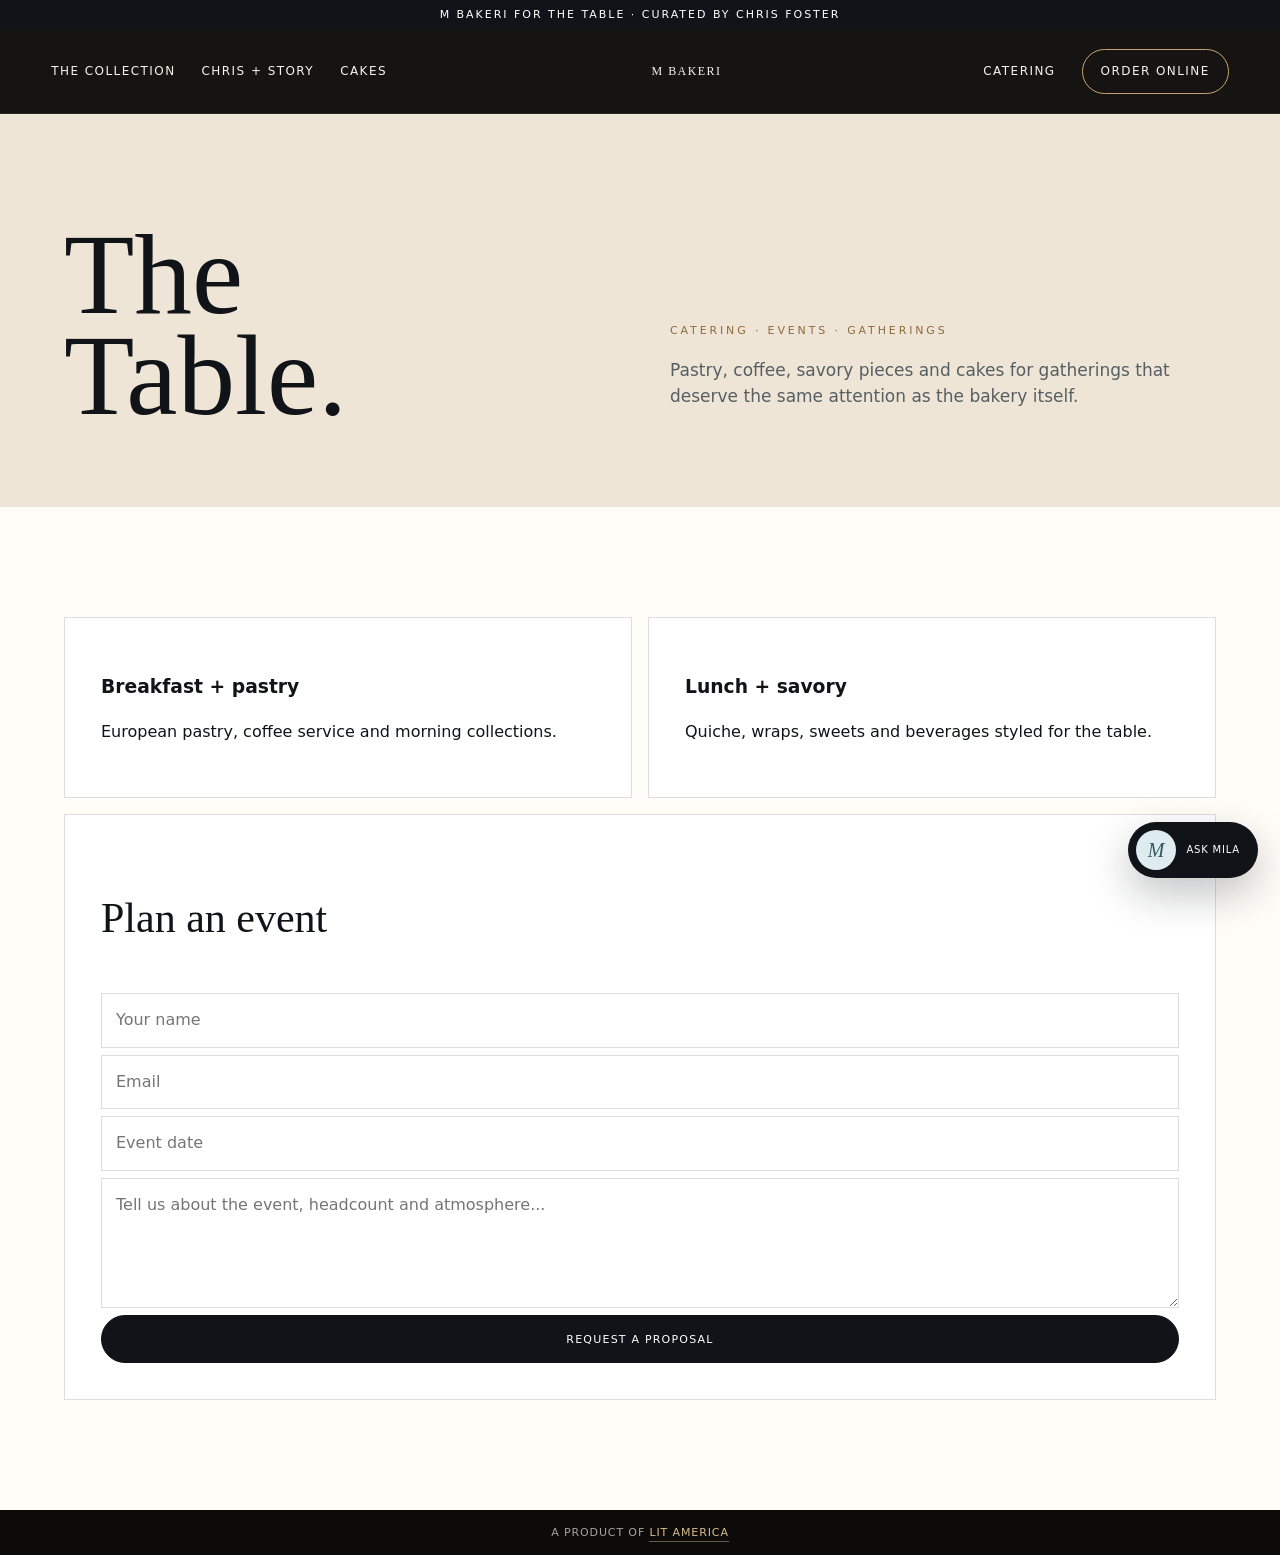
<file: catering.html>
<!doctype html><html lang="en"><head><meta charset="utf-8"><meta name="viewport" content="width=device-width,initial-scale=1"><title>Catering — M Bakeri</title><link rel="stylesheet" href="assets/style.css"></head><body><div class="topline">M Bakeri for the table · Curated by Chris Foster</div><nav class="nav runway-nav"><div class="nav-left"><a href="menu.html">The Collection</a><a href="story.html">Chris + Story</a><a href="cakes.html">Cakes</a></div><a class="brand" href="index.html">M BAKERI</a><div class="nav-right"><a href="catering.html">Catering</a><a class="order-btn" href="order.html">Order Online</a></div></nav><header class="page-hero runway-page-hero"><h1>The<br>Table.</h1><div><div class="eyebrow">Catering · events · gatherings</div><p>Pastry, coffee, savory pieces and cakes for gatherings that deserve the same attention as the bakery itself.</p></div></header><section class="section"><div class="form-grid"><div class="panel"><h3>Breakfast + pastry</h3><p>European pastry, coffee service and morning collections.</p></div><div class="panel"><h3>Lunch + savory</h3><p>Quiche, wraps, sweets and beverages styled for the table.</p></div><div class="panel field full"><h2 style="font-family:var(--serif);font-size:42px;font-weight:400">Plan an event</h2><input placeholder="Your name"><input placeholder="Email"><input placeholder="Event date"><textarea placeholder="Tell us about the event, headcount and atmosphere..."></textarea><button class="btn dark">Request a proposal</button></div></div></section><script src="assets/app.js"></script><div class="lit-credit">A product of <a href="https://www.litamerica.net/" target="_blank" rel="noopener noreferrer" class="lit-signature">LIT America</a></div></body></html>
</file>
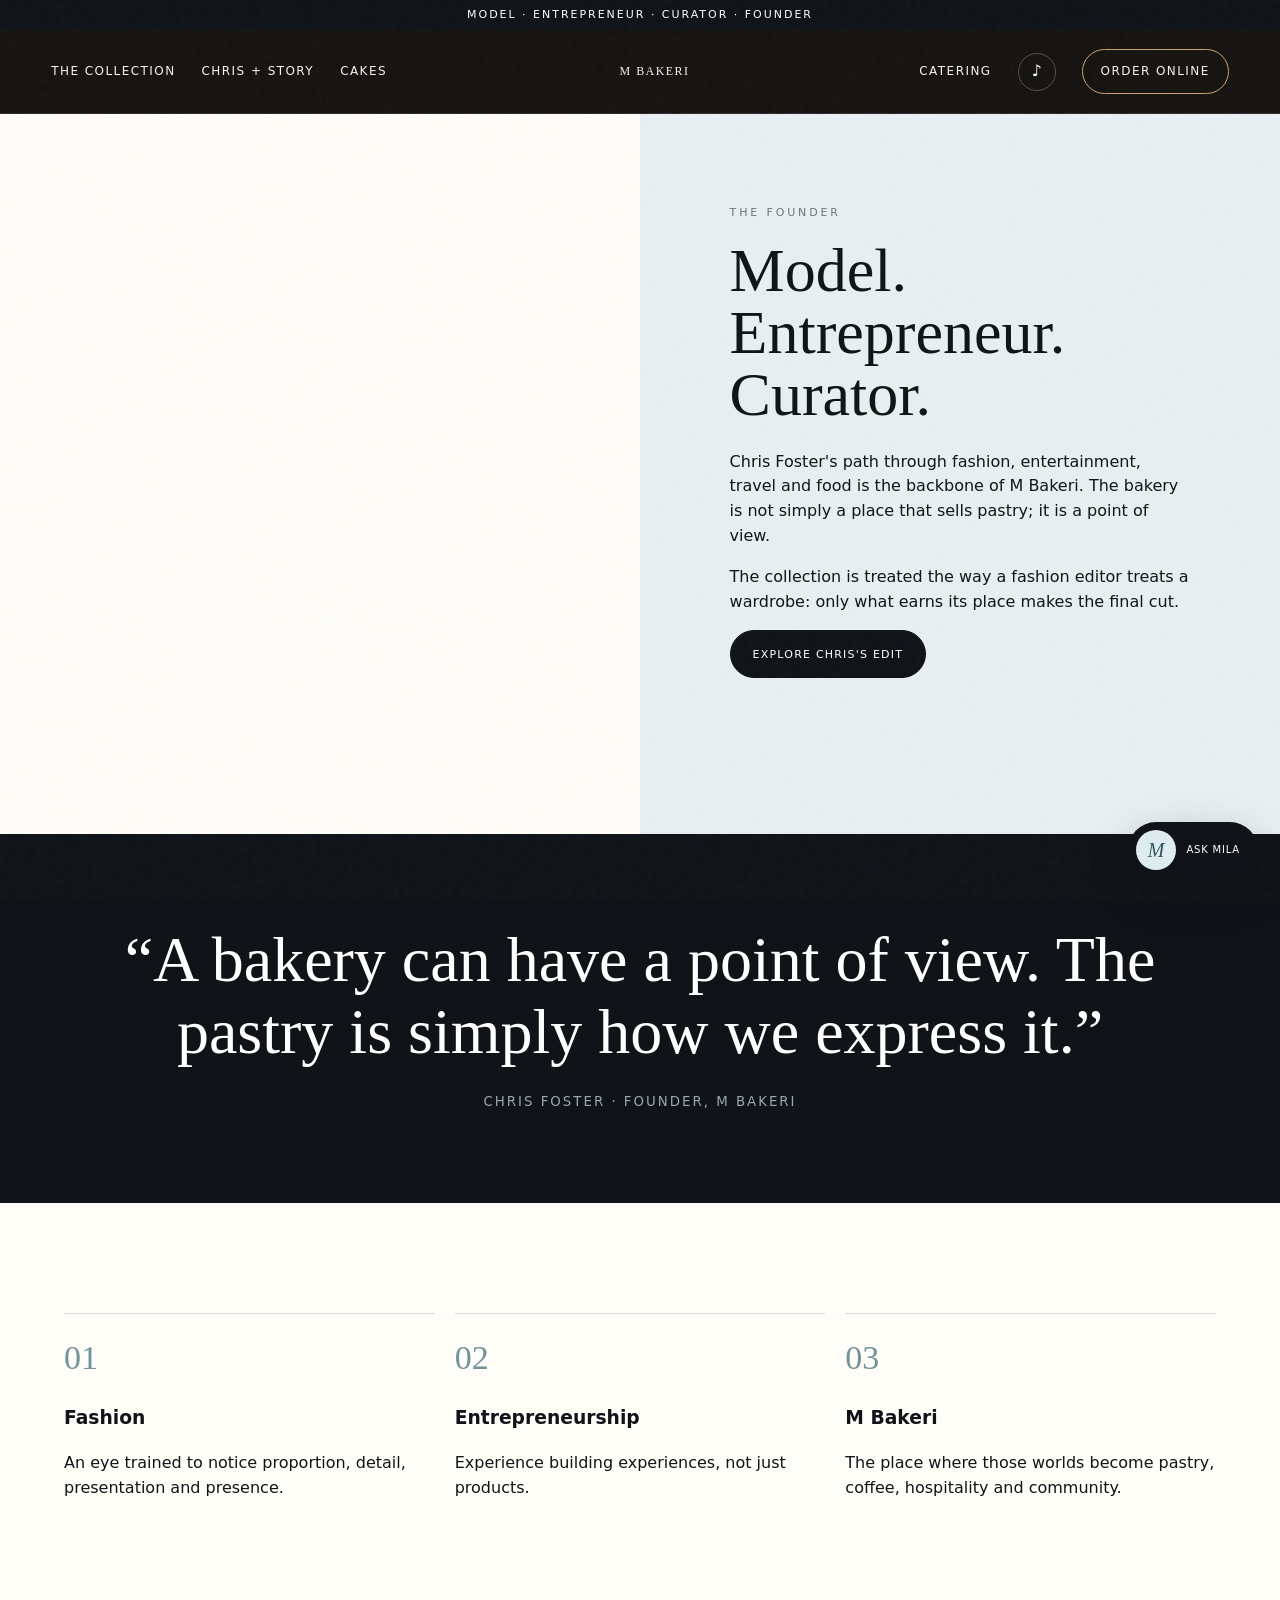
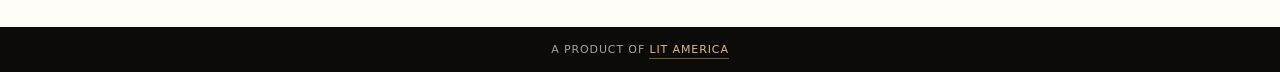
<file: story.html>
<!doctype html><html lang="en"><head><meta charset="utf-8"><meta name="viewport" content="width=device-width,initial-scale=1"><title>Chris Foster — M Bakeri</title><link rel="stylesheet" href="assets/style.css"></head><body><div class="topline">Model · Entrepreneur · Curator · Founder</div><nav class="nav runway-nav"><div class="nav-left"><a href="menu.html">The Collection</a><a href="story.html">Chris + Story</a><a href="cakes.html">Cakes</a></div><a class="brand" href="index.html">M BAKERI</a><div class="nav-right"><a href="catering.html">Catering</a><button class="sound">♪</button><a class="order-btn" href="order.html">Order Online</a></div></nav><div class="noise"></div>
<section class="storypage"><div class="photo" style="background-image:url('https://img.youtube.com/vi/9i8TGOQg-Jk/maxresdefault.jpg')"></div><div class="copy"><div class="eyebrow">The founder</div><h2>Model.<br>Entrepreneur.<br>Curator.</h2><p>Chris Foster's path through fashion, entertainment, travel and food is the backbone of M Bakeri. The bakery is not simply a place that sells pastry; it is a point of view.</p><p>The collection is treated the way a fashion editor treats a wardrobe: only what earns its place makes the final cut.</p><a class="btn dark" href="menu.html">Explore Chris's Edit</a></div></section>
<section class="quote-wall"><p>“A bakery can have a point of view. The pastry is simply how we express it.”</p><small>Chris Foster · Founder, M Bakeri</small></section>
<section class="section"><div class="timeline"><div class="t"><div class="year">01</div><h3>Fashion</h3><p>An eye trained to notice proportion, detail, presentation and presence.</p></div><div class="t"><div class="year">02</div><h3>Entrepreneurship</h3><p>Experience building experiences, not just products.</p></div><div class="t"><div class="year">03</div><h3>M Bakeri</h3><p>The place where those worlds become pastry, coffee, hospitality and community.</p></div></div></section><script src="assets/app.js"></script><div class="lit-credit">A product of <a href="https://www.litamerica.net/" target="_blank" rel="noopener noreferrer" class="lit-signature">LIT America</a></div></body></html>
</file>
<file: assets/style.css>
:root{
  --ink:#101418;--ink2:#263039;--cream:#f7f2e9;--paper:#fffdf8;--blue:#a9c9d0;--blue2:#dfecef;
  --gold:#b7955d;--line:rgba(16,20,24,.14);--shadow:0 20px 70px rgba(32,37,40,.12);
  --serif: Georgia,'Times New Roman',serif;--sans: Inter, ui-sans-serif, system-ui, -apple-system, Segoe UI, Arial, sans-serif;
}
*{box-sizing:border-box} html{scroll-behavior:smooth} body{margin:0;background:var(--paper);color:var(--ink);font-family:var(--sans);line-height:1.55} body.lock{overflow:hidden}
a{color:inherit;text-decoration:none} button,input,select,textarea{font:inherit} img{max-width:100%;display:block}
.noise{position:fixed;inset:0;pointer-events:none;opacity:.035;z-index:80;background-image:url("data:image/svg+xml,%3Csvg viewBox='0 0 180 180' xmlns='http://www.w3.org/2000/svg'%3E%3Cfilter id='n'%3E%3CfeTurbulence type='fractalNoise' baseFrequency='.8' numOctaves='2' stitchTiles='stitch'/%3E%3C/filter%3E%3Crect width='100%25' height='100%25' filter='url(%23n)' opacity='.7'/%3E%3C/svg%3E")}
.topline{height:30px;background:var(--ink);color:#fff;display:flex;align-items:center;justify-content:center;font-size:11px;letter-spacing:.18em;text-transform:uppercase;position:relative;z-index:50}
.nav{height:84px;display:flex;align-items:center;justify-content:space-between;padding:0 4vw;border-bottom:1px solid var(--line);background:rgba(255,253,248,.94);backdrop-filter:blur(16px);position:sticky;top:0;z-index:40}.nav-left,.nav-right{display:flex;align-items:center;gap:26px}.nav a{font-size:12px;letter-spacing:.12em;text-transform:uppercase}.nav a:hover{opacity:.55}.brand{font-family:var(--serif);font-size:31px;letter-spacing:.23em;margin-left:.23em}.nav .order-btn{padding:12px 18px;background:var(--ink);color:#fff;border-radius:999px}.sound{width:38px;height:38px;border:1px solid var(--line);border-radius:50%;background:transparent;display:grid;place-items:center;cursor:pointer}
.hamb{display:none;border:0;background:transparent;font-size:24px}.mobile-menu{display:none}
.entry{position:fixed;inset:0;background:#0d1114;color:#fff;z-index:1000;display:grid;place-items:center;transition:.8s ease}.entry.hide{opacity:0;visibility:hidden;transform:scale(1.015)}.entry-inner{text-align:center;max-width:760px;padding:40px}.entry-kicker{letter-spacing:.3em;text-transform:uppercase;font-size:11px;color:#c8dfe4}.entry-logo{font-family:var(--serif);font-size:clamp(60px,10vw,138px);letter-spacing:.18em;margin:.15em 0 .12em}.entry-copy{font-family:var(--serif);font-style:italic;font-size:clamp(22px,3vw,34px);color:#e6e1d7;margin-bottom:40px}.entry-actions{display:flex;justify-content:center;gap:12px;flex-wrap:wrap}.entry-actions button{padding:14px 22px;border-radius:999px;border:1px solid rgba(255,255,255,.35);background:transparent;color:#fff;letter-spacing:.12em;text-transform:uppercase;font-size:11px;cursor:pointer}.entry-actions .primary{background:#fff;color:#0d1114;border-color:#fff}.entry-note{opacity:.55;font-size:11px;margin-top:18px}
.hero{min-height:calc(100vh - 114px);position:relative;display:grid;grid-template-columns:1.12fr .88fr;overflow:hidden;background:#e8eef0}.hero-image{position:relative;min-height:720px}.hero-image img{width:100%;height:100%;object-fit:cover}.hero-image:after{content:'';position:absolute;inset:0;background:linear-gradient(90deg,rgba(0,0,0,.12),transparent 45%)}.hero-copy{padding:8vw 6vw;display:flex;flex-direction:column;justify-content:center;background:var(--cream)}.eyebrow{font-size:11px;letter-spacing:.26em;text-transform:uppercase;color:#6c777c;margin-bottom:18px}.hero h1,.display{font-family:var(--serif);font-weight:400;line-height:.93;letter-spacing:-.035em}.hero h1{font-size:clamp(64px,7vw,120px);margin:0 0 30px}.hero h1 em{font-weight:400;color:#587983}.hero p{max-width:560px;font-size:17px;color:#4f5659}.hero-actions{display:flex;gap:12px;margin-top:28px;flex-wrap:wrap}.btn{display:inline-flex;align-items:center;justify-content:center;min-height:48px;padding:0 22px;border:1px solid var(--ink);border-radius:999px;text-transform:uppercase;letter-spacing:.11em;font-size:11px;transition:.25s;cursor:pointer;background:transparent}.btn.dark{background:var(--ink);color:#fff}.btn:hover{transform:translateY(-2px);box-shadow:0 10px 28px rgba(0,0,0,.1)}.vertical-note{position:absolute;left:18px;bottom:25px;color:#fff;writing-mode:vertical-rl;text-transform:uppercase;letter-spacing:.2em;font-size:10px}
.marquee{overflow:hidden;border-top:1px solid var(--line);border-bottom:1px solid var(--line);background:#fff;height:58px;display:flex;align-items:center}.marquee-track{white-space:nowrap;display:flex;gap:44px;animation:marq 25s linear infinite;font-family:var(--serif);font-style:italic;font-size:18px}.marquee-track span:after{content:'✦';margin-left:44px;color:var(--gold)}@keyframes marq{to{transform:translateX(-50%)}}
.section{padding:110px 5vw}.section.tight{padding:80px 5vw}.section-head{display:grid;grid-template-columns:.55fr 1.45fr;gap:60px;align-items:end;margin-bottom:56px}.section-head h2{font-family:var(--serif);font-size:clamp(48px,6vw,92px);line-height:.95;font-weight:400;margin:0}.section-head p{font-size:16px;color:#596065;max-width:620px}.accent{color:#7297a1}.rule{height:1px;background:var(--line)}
.feature-grid{display:grid;grid-template-columns:1.2fr .8fr;gap:20px}.feature-large,.feature-small{position:relative;overflow:hidden;background:#ddd}.feature-large{min-height:660px}.feature-small{min-height:320px}.feature-stack{display:grid;gap:20px}.feature-grid img{width:100%;height:100%;object-fit:cover;transition:transform .9s cubic-bezier(.2,.7,.2,1)}.feature-grid a:hover img{transform:scale(1.035)}.feature-label{position:absolute;left:22px;right:22px;bottom:22px;background:rgba(255,253,248,.9);backdrop-filter:blur(10px);padding:18px 20px;display:flex;justify-content:space-between;align-items:flex-end;gap:14px}.feature-label h3{font-family:var(--serif);font-size:27px;margin:0;font-weight:400}.feature-label small{text-transform:uppercase;letter-spacing:.12em;color:#667177}
.signature{background:var(--ink);color:#fff}.signature .section-head p{color:#bcc4c7}.cards{display:grid;grid-template-columns:repeat(4,1fr);gap:14px}.food-card{background:#151b1f;border:1px solid rgba(255,255,255,.1);overflow:hidden}.food-card img{height:320px;width:100%;object-fit:cover;filter:saturate(.9)}.food-meta{padding:22px}.food-meta .type{font-size:10px;text-transform:uppercase;letter-spacing:.15em;color:#9ebdc4}.food-meta h3{font-family:var(--serif);font-weight:400;font-size:27px;line-height:1.08;margin:10px 0}.food-meta p{font-size:13px;color:#aeb6b9;min-height:62px}.food-meta .price{display:flex;justify-content:space-between;align-items:center;margin-top:20px}.mini-add{border:1px solid rgba(255,255,255,.3);color:#fff;border-radius:50%;width:38px;height:38px;background:transparent;cursor:pointer}.mini-add:hover{background:#fff;color:#111}
.story{display:grid;grid-template-columns:.95fr 1.05fr;min-height:760px}.story-media{position:relative;background:#d7e2e5;overflow:hidden}.story-media img{width:100%;height:100%;object-fit:cover}.story-copy{background:#e7eff1;padding:8vw 6vw;display:flex;flex-direction:column;justify-content:center}.story-copy h2{font-family:var(--serif);font-weight:400;font-size:clamp(56px,6vw,92px);line-height:.95;margin:0 0 30px}.story-copy blockquote{font-family:var(--serif);font-size:25px;line-height:1.35;margin:26px 0;color:#35484d}.story-copy p{max-width:580px;color:#4b5b60}.story-tag{font-size:11px;letter-spacing:.2em;text-transform:uppercase}.video-badge{position:absolute;left:24px;bottom:24px;background:#fff;padding:13px 16px;border-radius:999px;font-size:11px;letter-spacing:.1em;text-transform:uppercase}
.editorial{display:grid;grid-template-columns:repeat(12,1fr);gap:18px}.ed{position:relative;overflow:hidden;min-height:300px}.ed img{width:100%;height:100%;object-fit:cover}.ed.one{grid-column:1/8;min-height:650px}.ed.two{grid-column:8/13;min-height:650px}.ed.three{grid-column:1/5}.ed.four{grid-column:5/9}.ed.five{grid-column:9/13}.ed .caption{position:absolute;left:15px;bottom:15px;background:rgba(255,255,255,.9);padding:10px 12px;font-size:11px;text-transform:uppercase;letter-spacing:.11em}
.cta-band{background:#bbd2d7;padding:90px 5vw;display:grid;grid-template-columns:1.35fr .65fr;gap:60px;align-items:center}.cta-band h2{font-family:var(--serif);font-size:clamp(48px,6vw,88px);font-weight:400;line-height:.95;margin:0}.cta-band p{max-width:520px;color:#36474c}.cta-actions{display:flex;gap:12px;flex-wrap:wrap;margin-top:25px}
.reviews{display:grid;grid-template-columns:repeat(3,1fr);gap:18px}.review{padding:36px;border-top:1px solid var(--line);background:#fff}.review .stars{letter-spacing:.2em;color:var(--gold)}.review p{font-family:var(--serif);font-size:23px;line-height:1.35}.review strong{font-size:12px;text-transform:uppercase;letter-spacing:.12em}
.footer{background:#11171a;color:#fff;padding:70px 5vw 28px}.footer-grid{display:grid;grid-template-columns:1.4fr .8fr .8fr;gap:60px}.footer-logo{font-family:var(--serif);font-size:58px;letter-spacing:.16em}.footer h4{font-size:10px;letter-spacing:.16em;text-transform:uppercase;color:#89a7ae}.footer p,.footer a{font-size:13px;color:#c6cdcf}.footer-bottom{margin-top:60px;border-top:1px solid rgba(255,255,255,.12);padding-top:22px;display:flex;justify-content:space-between;color:#879195;font-size:10px;text-transform:uppercase;letter-spacing:.1em}
.page-hero{padding:110px 5vw 80px;background:var(--cream);display:grid;grid-template-columns:1fr 1fr;gap:60px;align-items:end}.page-hero h1{font-family:var(--serif);font-size:clamp(70px,9vw,140px);font-weight:400;line-height:.88;margin:0}.page-hero p{max-width:600px;color:#555f63;font-size:17px}.filters{display:flex;gap:10px;flex-wrap:wrap;margin-bottom:34px}.filter{border:1px solid var(--line);padding:10px 16px;border-radius:999px;background:#fff;font-size:11px;text-transform:uppercase;letter-spacing:.09em;cursor:pointer}.filter.active{background:var(--ink);color:#fff}.menu-grid{display:grid;grid-template-columns:repeat(3,1fr);gap:20px}.menu-card{background:#fff;border:1px solid var(--line);overflow:hidden;transition:.25s}.menu-card:hover{transform:translateY(-4px);box-shadow:var(--shadow)}.menu-card img{height:330px;width:100%;object-fit:cover}.menu-card-body{padding:22px}.menu-card h3{font-family:var(--serif);font-size:28px;font-weight:400;margin:5px 0}.menu-card p{font-size:13px;color:#656d70;min-height:58px}.menu-price{display:flex;align-items:center;justify-content:space-between;margin-top:20px}.order-pill{border:0;background:var(--ink);color:white;border-radius:999px;padding:10px 14px;font-size:10px;text-transform:uppercase;letter-spacing:.1em;cursor:pointer}.category{font-size:10px;text-transform:uppercase;letter-spacing:.12em;color:#6d8c94}
.cart-drawer{position:fixed;right:0;top:0;width:min(430px,100%);height:100vh;background:#fff;z-index:500;transform:translateX(100%);transition:.4s;box-shadow:-20px 0 60px rgba(0,0,0,.16);display:flex;flex-direction:column}.cart-drawer.open{transform:translateX(0)}.cart-head{padding:24px;border-bottom:1px solid var(--line);display:flex;justify-content:space-between;align-items:center}.cart-head h3{font-family:var(--serif);font-size:28px;font-weight:400;margin:0}.cart-close{border:0;background:transparent;font-size:28px;cursor:pointer}.cart-items{padding:24px;overflow:auto;flex:1}.cart-item{display:grid;grid-template-columns:1fr auto;gap:10px;padding:14px 0;border-bottom:1px solid var(--line)}.cart-item small{color:#70787b}.cart-foot{padding:24px;border-top:1px solid var(--line)}.cart-total{display:flex;justify-content:space-between;font-family:var(--serif);font-size:24px;margin-bottom:15px}.cart-count{display:inline-grid;place-items:center;min-width:18px;height:18px;border-radius:99px;background:#fff;color:#111;font-size:9px;margin-left:6px}
.modal{position:fixed;inset:0;background:rgba(8,12,14,.62);z-index:600;display:none;place-items:center;padding:20px}.modal.open{display:grid}.modal-card{background:#fff;width:min(680px,100%);max-height:90vh;overflow:auto;box-shadow:var(--shadow)}.modal-image{height:250px;width:100%;object-fit:cover}.modal-body{padding:30px}.modal-body h3{font-family:var(--serif);font-size:38px;font-weight:400;margin:0 0 8px}.option-group{border-top:1px solid var(--line);padding:18px 0}.option-group label{display:flex;justify-content:space-between;padding:7px 0;font-size:14px}.modal-top{position:relative}.modal-x{position:absolute;right:16px;top:16px;border:0;background:#fff;width:38px;height:38px;border-radius:50%;font-size:22px;cursor:pointer}.qty{display:flex;gap:12px;align-items:center}.qty button{width:34px;height:34px;border:1px solid var(--line);background:#fff;border-radius:50%;cursor:pointer}.add-big{width:100%;border:0;background:var(--ink);color:#fff;padding:16px;text-transform:uppercase;letter-spacing:.1em;font-size:11px;margin-top:16px;cursor:pointer}
.form-grid{display:grid;grid-template-columns:1fr 1fr;gap:16px}.field{display:flex;flex-direction:column;gap:7px}.field.full{grid-column:1/-1}.field label{font-size:10px;text-transform:uppercase;letter-spacing:.1em}.field input,.field select,.field textarea{padding:14px;border:1px solid var(--line);background:#fff}.field textarea{min-height:130px}.panel{padding:36px;background:#fff;border:1px solid var(--line)}
.storypage{display:grid;grid-template-columns:1fr 1fr;gap:0}.storypage .photo{min-height:720px;background-size:cover;background-position:center}.storypage .copy{padding:7vw;background:#e7eff1}.storypage .copy h2{font-family:var(--serif);font-weight:400;font-size:62px;line-height:1;margin:0 0 25px}.timeline{display:grid;grid-template-columns:repeat(3,1fr);gap:20px}.timeline .t{border-top:1px solid var(--line);padding-top:18px}.timeline .year{font-family:var(--serif);font-size:34px;color:#73939b}.quote-wall{padding:90px 7vw;background:var(--ink);color:white;text-align:center}.quote-wall p{font-family:var(--serif);font-size:clamp(34px,5vw,72px);line-height:1.12;max-width:1100px;margin:auto}.quote-wall small{display:block;margin-top:25px;text-transform:uppercase;letter-spacing:.15em;color:#99a8ad}
@media(max-width:1000px){.nav-left{display:none}.hamb{display:block}.nav-right>a:not(.order-btn){display:none}.hero{grid-template-columns:1fr}.hero-image{min-height:55vh}.hero-copy{padding:70px 6vw}.section-head,.page-hero,.cta-band{grid-template-columns:1fr}.cards{grid-template-columns:1fr 1fr}.story{grid-template-columns:1fr}.story-media{min-height:580px}.reviews{grid-template-columns:1fr}.menu-grid{grid-template-columns:1fr 1fr}.storypage{grid-template-columns:1fr}.timeline{grid-template-columns:1fr}.footer-grid{grid-template-columns:1fr 1fr}.footer-grid>:first-child{grid-column:1/-1}.mobile-menu{position:fixed;top:114px;left:0;right:0;background:#fff;z-index:39;padding:30px 5vw;border-bottom:1px solid var(--line)}.mobile-menu.open{display:grid;gap:20px}.mobile-menu a{text-transform:uppercase;letter-spacing:.1em;font-size:12px}}
@media(max-width:680px){.topline{font-size:9px}.nav{height:72px}.brand{font-size:23px}.order-btn{display:none}.entry-logo{font-size:58px}.hero h1{font-size:58px}.hero-image{min-height:430px}.section{padding:76px 5vw}.section-head h2{font-size:54px}.feature-grid{grid-template-columns:1fr}.feature-large{min-height:480px}.cards,.menu-grid{grid-template-columns:1fr}.food-card img,.menu-card img{height:290px}.editorial{display:block}.ed{min-height:380px;margin-bottom:14px}.story-media{min-height:430px}.story-copy h2{font-size:52px}.cta-band h2{font-size:50px}.footer-grid{grid-template-columns:1fr}.footer-grid>:first-child{grid-column:auto}.footer-bottom{display:block}.form-grid{grid-template-columns:1fr}.field.full{grid-column:auto}.page-hero h1{font-size:70px}}

/* ===== MILA CONCIERGE ===== */
.mila-launch{position:fixed;right:22px;bottom:22px;z-index:390;display:flex;flex-direction:column;align-items:flex-end;gap:10px}
.mila-teaser{width:min(310px,calc(100vw - 36px));background:rgba(255,253,248,.97);border:1px solid var(--line);box-shadow:0 18px 55px rgba(16,20,24,.17);padding:15px 42px 15px 17px;font-size:13px;line-height:1.45;position:relative;display:none;backdrop-filter:blur(16px)}
.mila-teaser.show{display:block;animation:milaRise .3s ease}
.mila-teaser button{position:absolute;right:9px;top:7px;border:0;background:none;font-size:18px;cursor:pointer;color:#72797d}
.mila-button{border:0;background:var(--ink);color:#fff;border-radius:999px;display:flex;align-items:center;gap:10px;padding:8px 18px 8px 8px;box-shadow:0 16px 42px rgba(16,20,24,.25);cursor:pointer;letter-spacing:.08em;text-transform:uppercase;font-size:10px}
.mila-avatar{width:40px;height:40px;border-radius:50%;display:grid;place-items:center;background:var(--blue2);color:#355962;font-family:var(--serif);font-style:italic;font-size:20px}
.mila-button:hover{transform:translateY(-2px)}
.mila-chat{position:fixed;right:22px;bottom:22px;width:min(410px,calc(100vw - 32px));height:min(650px,calc(100vh - 60px));z-index:410;background:var(--paper);border:1px solid var(--line);box-shadow:0 30px 90px rgba(16,20,24,.25);display:none;flex-direction:column;overflow:hidden}
.mila-chat.open{display:flex;animation:milaRise .25s ease}
@keyframes milaRise{from{opacity:0;transform:translateY(12px)}to{opacity:1;transform:none}}
.mila-head{padding:16px;background:var(--ink);color:#fff;display:flex;align-items:center;gap:12px}
.mila-head .mila-avatar{background:var(--blue);color:#19363d}
.mila-head-copy{min-width:0}
.mila-head strong{font-family:var(--serif);font-size:20px;font-weight:400;display:block;line-height:1.05}
.mila-head small{font-size:10px;letter-spacing:.12em;text-transform:uppercase;color:#b9c7ca}
.mila-close{margin-left:auto;border:0;background:transparent;color:#fff;font-size:25px;cursor:pointer;padding:4px 8px}
.mila-messages{flex:1;overflow:auto;padding:18px;display:flex;flex-direction:column;gap:10px;background:linear-gradient(180deg,#fffdf8 0%,#f8f4ec 100%)}
.mila-msg{max-width:88%;padding:11px 14px;font-size:13px;line-height:1.5}
.mila-msg.bot{align-self:flex-start;background:#fff;border:1px solid var(--line);border-radius:15px 15px 15px 4px}
.mila-msg.me{align-self:flex-end;background:var(--ink);color:#fff;border-radius:15px 15px 4px 15px}
.mila-msg a{text-decoration:underline;text-underline-offset:3px}
.mila-product{display:grid;grid-template-columns:58px 1fr;gap:10px;align-items:center;margin-top:9px;padding-top:9px;border-top:1px solid var(--line)}
.mila-product img{width:58px;height:58px;object-fit:cover}
.mila-product b{font-family:var(--serif);font-size:16px;font-weight:400}
.mila-chips{display:flex;gap:6px;flex-wrap:wrap;align-self:flex-start;max-width:100%}
.mila-chip{border:1px solid #556166;background:#fff;color:var(--ink);border-radius:999px;padding:7px 11px;font-size:11px;cursor:pointer}
.mila-chip:hover{background:var(--ink);color:#fff}
.mila-typing{display:flex;gap:4px;align-items:center;padding:13px 15px}
.mila-typing i{width:5px;height:5px;background:#798387;border-radius:50%;animation:milaBlink 1s infinite}
.mila-typing i:nth-child(2){animation-delay:.15s}.mila-typing i:nth-child(3){animation-delay:.3s}
@keyframes milaBlink{50%{opacity:.25}}
.mila-form{display:flex;gap:8px;padding:12px;border-top:1px solid var(--line);background:#fff}
.mila-form input{flex:1;min-width:0;border:1px solid var(--line);border-radius:999px;padding:11px 15px;background:var(--paper);font-size:13px}
.mila-form input:focus{outline:1px solid #718e96;border-color:#718e96}
.mila-form button{border:0;background:var(--blue);color:#18353d;border-radius:999px;padding:0 15px;cursor:pointer;font-size:11px;text-transform:uppercase;letter-spacing:.08em}
.mila-note{padding:0 14px 10px;background:#fff;font-size:9px;color:#7a8285;text-align:center}
@media(max-width:680px){
 .mila-launch{right:13px;bottom:13px}
 .mila-button{padding:6px}.mila-button .label{display:none}
 .mila-chat{inset:0;width:100%;height:100%;max-height:none;border:0}
 .mila-head{padding-top:max(16px,env(safe-area-inset-top))}
 .mila-form{padding-bottom:max(12px,env(safe-area-inset-bottom))}
}

/* ===== DEMO 4: CHRIS FOSTER / RUNWAY ART DIRECTION ===== */
:root{--runway-black:#0d0b09;--runway-cream:#f4efe5;--runway-gold:#c7a36a;--runway-brown:#3b2a20}
.runway-nav{background:rgba(13,11,9,.96);color:#f8f3ea;border-color:rgba(255,255,255,.1)}
.runway-nav .order-btn{background:transparent!important;border:1px solid #c7a36a!important;color:#f8f3ea!important}
.runway-nav .sound{border-color:rgba(255,255,255,.25);color:white}
.runway-hero{min-height:calc(100vh - 114px);display:grid;grid-template-columns:.9fr 1.1fr;background:var(--runway-black);color:#fff;overflow:hidden}
.runway-copy{padding:8vw 5vw 7vw;display:flex;flex-direction:column;justify-content:center;background:radial-gradient(circle at 85% 25%,#382519 0,transparent 35%),#0d0b09}
.runway-kicker,.look-number,.edit-stamp{font-size:10px;letter-spacing:.28em;text-transform:uppercase;color:var(--runway-gold)}
.runway-hero h1{font-family:var(--serif);font-size:clamp(72px,8vw,136px);line-height:.85;font-weight:400;letter-spacing:-.04em;margin:18px 0 28px}
.runway-hero h1 em{font-weight:400;color:#d7bd93}
.runway-lede{font-size:16px;max-width:620px;color:#d4ccc0}
.curator-line{margin:24px 0 28px;font-size:10px;letter-spacing:.2em;text-transform:uppercase;color:#eee6da;display:flex;align-items:center;gap:12px}.curator-line span{width:48px;height:1px;background:var(--runway-gold)}
.runway-primary{background:#d9bd8b!important;color:#17110d!important;border-color:#d9bd8b!important}
.runway-outline{color:#fff!important;border-color:rgba(255,255,255,.45)!important}
.runway-portrait{position:relative;min-height:720px;background:#20150f}.runway-portrait>img{width:100%;height:100%;object-fit:cover;object-position:center 20%;filter:saturate(.78) contrast(1.04)}
.runway-portrait:after{content:'';position:absolute;inset:0;background:linear-gradient(90deg,rgba(13,11,9,.48),transparent 35%,rgba(13,11,9,.12))}
.portrait-label{position:absolute;z-index:2;right:6%;top:12%;max-width:250px;border-left:1px solid rgba(255,255,255,.4);padding-left:20px}.portrait-label small{display:block;text-transform:uppercase;letter-spacing:.22em;color:#d7bd93}.portrait-label strong{display:block;font-family:var(--serif);font-size:38px;font-weight:400;line-height:1;margin:8px 0}.portrait-label span{font-size:10px;text-transform:uppercase;letter-spacing:.19em;color:#eee6da}
.signature-mark{position:absolute;z-index:2;right:7%;bottom:8%;font-family:var(--serif);font-style:italic;font-size:34px;color:#d7bd93;transform:rotate(-5deg)}
.runway-ticker{background:#d9bd8b;color:#17110d;height:46px;overflow:hidden;display:flex;align-items:center}.runway-ticker-track{display:flex;white-space:nowrap;gap:42px;animation:marq 26s linear infinite;font-size:10px;letter-spacing:.24em;text-transform:uppercase}.runway-ticker-track span:after{content:'✦';margin-left:42px}
.edit-section{display:grid;grid-template-columns:300px 1fr;gap:42px;padding:95px 4vw;background:#f5f0e7}
.edit-intro{position:sticky;top:135px;align-self:start}.edit-intro h2{font-family:var(--serif);font-weight:400;font-size:62px;line-height:.92;margin:12px 0 24px}.edit-intro p{font-size:14px;color:#5d574f}.edit-stamp{margin-top:30px}
.edit-grid{display:grid;grid-template-columns:repeat(3,1fr);gap:18px}
.edit-card{background:#fff;border:1px solid rgba(13,11,9,.12)}.edit-image{height:390px;position:relative;overflow:hidden;background:#16110e}.edit-image img{width:100%;height:100%;object-fit:cover;transition:transform .7s}.edit-card:hover .edit-image img{transform:scale(1.035)}.approval-badge{position:absolute;z-index:2;top:14px;left:14px;background:#0f0d0b;color:#fff;border:1px solid rgba(255,255,255,.25);padding:8px 11px;font-size:9px;text-transform:uppercase;letter-spacing:.15em}.approval-badge.gold{background:#d9bd8b;color:#17110d;border-color:#d9bd8b}.edit-body{padding:20px}.edit-body h3{font-family:var(--serif);font-size:28px;font-weight:400;margin:7px 0}.edit-body p{font-size:12px;letter-spacing:.06em;text-transform:uppercase;color:#766d62;min-height:36px}.edit-body a{font-size:10px;text-transform:uppercase;letter-spacing:.18em;border-bottom:1px solid #17110d;padding-bottom:3px}
.founder-runway{display:grid;grid-template-columns:1fr 1.1fr;background:#0e0c0a;color:#f3eee5;min-height:760px}.founder-image{position:relative;overflow:hidden}.founder-image img{width:100%;height:100%;object-fit:cover;filter:saturate(.65) sepia(.08)}.founder-image:after{content:'';position:absolute;inset:0;background:linear-gradient(90deg,transparent 55%,#0e0c0a 100%)}.vertical-quote{position:absolute;left:24px;bottom:25px;writing-mode:vertical-rl;letter-spacing:.2em;font-size:9px;color:#d5ba89}
.founder-copy{padding:8vw 7vw;display:flex;flex-direction:column;justify-content:center}.founder-copy .eyebrow{color:#d5ba89}.founder-copy h2{font-family:var(--serif);font-weight:400;font-size:clamp(56px,6vw,96px);line-height:.9;margin:0 0 26px}.founder-big{font-family:var(--serif);font-size:24px;line-height:1.35;color:#dfd3c1}.founder-copy>p:not(.founder-big){color:#aaa098;max-width:620px}.founder-quote{border-top:1px solid rgba(255,255,255,.18);border-bottom:1px solid rgba(255,255,255,.18);padding:24px 0;margin:25px 0;font-family:var(--serif);font-style:italic;font-size:22px;color:#d6bd92}
.atelier-section{padding:100px 5vw;background:#fff;display:grid;grid-template-columns:.45fr 1.55fr;gap:50px}.atelier-copy h2{font-family:var(--serif);font-size:64px;line-height:.92;font-weight:400;margin:10px 0 20px}.atelier-copy p{color:#66605a}.atelier-gallery{display:grid;grid-template-columns:1.2fr .8fr;grid-template-rows:1fr 1fr;gap:14px;min-height:650px}.atelier-shot{overflow:hidden;background:#ddd}.atelier-shot.tall{grid-row:1/3}.atelier-shot img{width:100%;height:100%;object-fit:cover}
.approval-banner{background:#d6bd91;padding:85px 5vw;display:grid;grid-template-columns:1.1fr .9fr;gap:60px;align-items:end}.approval-banner small{font-size:10px;text-transform:uppercase;letter-spacing:.22em}.approval-banner h2{font-family:var(--serif);font-size:clamp(56px,6vw,94px);font-weight:400;line-height:.88;margin:14px 0 0}.approval-banner p{max-width:520px}.approval-banner .runway-outline{color:#17110d!important;border-color:#17110d!important}
.runway-page-hero{background:#efe5d6!important}.runway-page-hero .eyebrow{color:#8d6b3f}.menu-card{position:relative}
@media(max-width:1050px){.runway-hero{grid-template-columns:1fr}.runway-portrait{min-height:65vh}.edit-section{grid-template-columns:1fr}.edit-intro{position:static}.edit-grid{grid-template-columns:1fr 1fr}.founder-runway{grid-template-columns:1fr}.founder-image{min-height:600px}.atelier-section{grid-template-columns:1fr}.approval-banner{grid-template-columns:1fr}}
@media(max-width:680px){.runway-hero h1{font-size:64px}.runway-copy{padding:70px 6vw}.runway-portrait{min-height:520px}.portrait-label{left:24px;right:auto;top:auto;bottom:28px;background:rgba(13,11,9,.72);padding:16px;border-left:2px solid #d7bd93}.signature-mark{display:none}.edit-section{padding:70px 5vw}.edit-intro h2{font-size:52px}.edit-grid{grid-template-columns:1fr}.edit-image{height:420px}.founder-image{min-height:460px}.founder-copy{padding:70px 6vw}.atelier-gallery{display:block}.atelier-shot{height:380px;margin-bottom:12px}.approval-banner{padding:70px 6vw}}

/* LIT America signature */
.lit-credit{padding:14px 20px;text-align:center;background:#0d0b09;color:#aaa29a;font-size:11px;letter-spacing:.08em;text-transform:uppercase}
.lit-signature{color:#d9bd8b;text-decoration:none;border-bottom:1px solid rgba(217,189,139,.45);padding-bottom:2px}
.lit-signature:hover{color:#fff;border-color:#fff}
.footer-bottom .lit-signature{color:inherit;border-bottom:1px solid currentColor}
</file>
